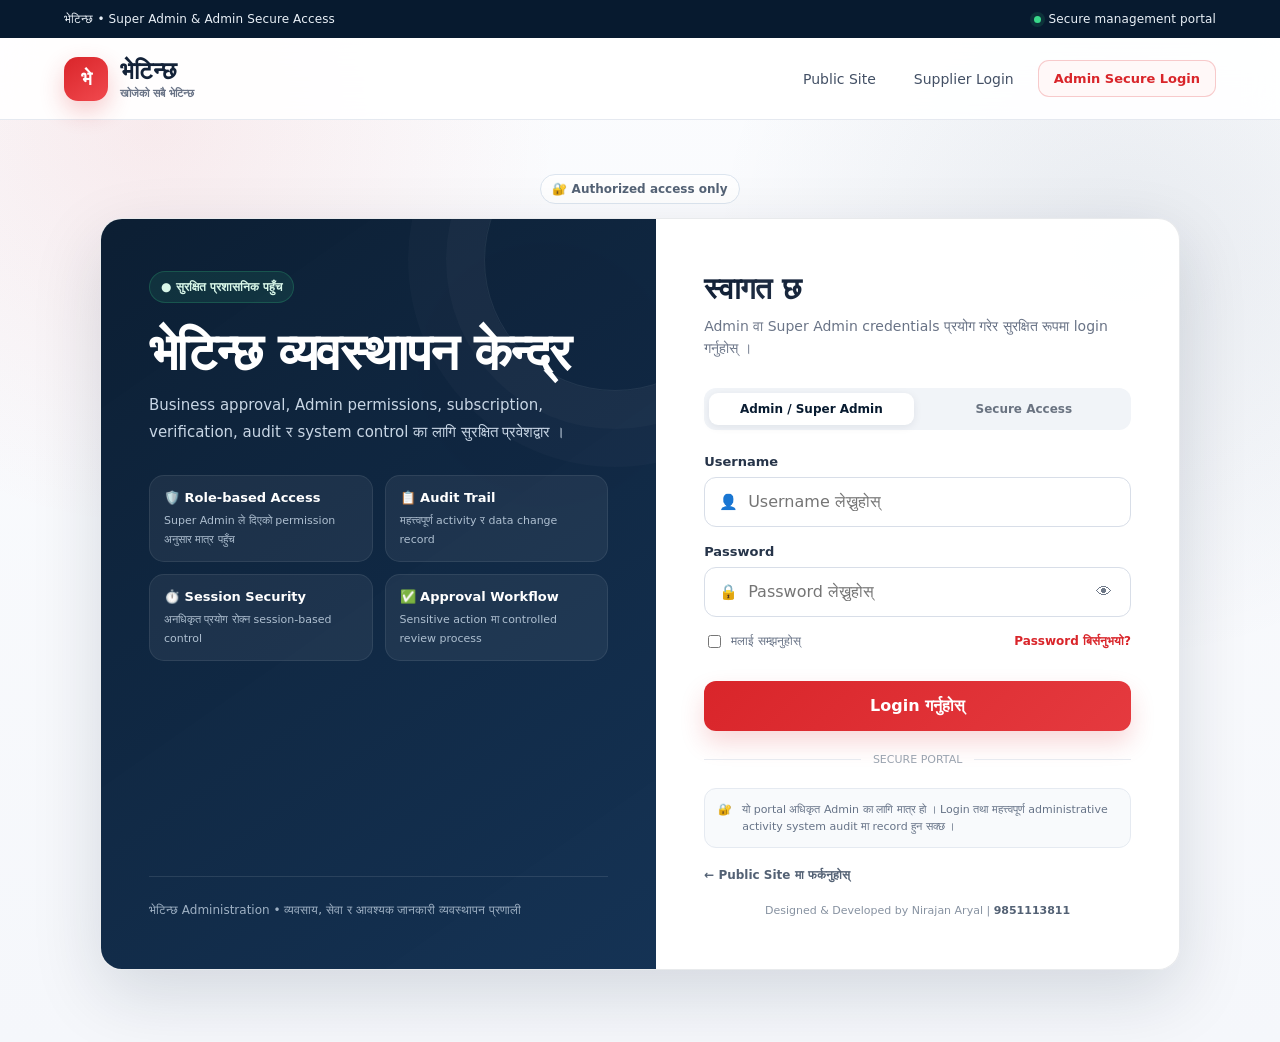
<file: admin-login.html>
<!doctype html>
<html lang="ne">
<head>
  <meta charset="utf-8">
  <meta name="viewport" content="width=device-width,initial-scale=1,viewport-fit=cover">
  <meta name="theme-color" content="#071a2f">
  <title>Admin Login — भेटिन्छ</title>
  <style>
    :root{
      --navy:#071a2f;
      --navy-2:#0d2c4f;
      --red:#d9252a;
      --red-dark:#b91c22;
      --ink:#132238;
      --muted:#697386;
      --line:#e5e9f0;
      --soft:#f6f8fb;
      --white:#fff;
      --success:#178a58;
      --shadow:0 24px 70px rgba(7,26,47,.14);
      --radius:22px;
    }
    *{box-sizing:border-box}
    html{scroll-behavior:smooth}
    body{
      margin:0;
      min-height:100vh;
      font-family:Inter,ui-sans-serif,system-ui,-apple-system,BlinkMacSystemFont,"Segoe UI","Noto Sans Devanagari",Arial,sans-serif;
      color:var(--ink);
      background:
        radial-gradient(circle at 12% 12%,rgba(217,37,42,.08),transparent 28%),
        radial-gradient(circle at 88% 24%,rgba(13,44,79,.08),transparent 30%),
        linear-gradient(180deg,#fbfcfe 0%,#f5f7fb 100%);
    }
    a{color:inherit;text-decoration:none}
    button,input{font:inherit}
    .topbar{
      height:38px;
      background:var(--navy);
      color:#eaf1f8;
      display:flex;
      align-items:center;
      justify-content:space-between;
      gap:18px;
      padding:0 clamp(18px,5vw,72px);
      font-size:12px;
      letter-spacing:.01em
    }
    .topbar .safe{display:flex;align-items:center;gap:8px}
    .dot{width:7px;height:7px;border-radius:999px;background:#39d98a;box-shadow:0 0 0 4px rgba(57,217,138,.12)}
    .nav{
      height:82px;
      background:rgba(255,255,255,.92);
      backdrop-filter:blur(16px);
      border-bottom:1px solid var(--line);
      display:flex;
      align-items:center;
      justify-content:space-between;
      padding:0 clamp(18px,5vw,72px);
      position:sticky;
      top:0;
      z-index:10
    }
    .brand{display:flex;align-items:center;gap:12px;font-weight:900;font-size:24px}
    .brand-mark{
      width:44px;height:44px;border-radius:14px;
      display:grid;place-items:center;color:#fff;
      background:linear-gradient(145deg,var(--red),#f1494e);
      box-shadow:0 10px 24px rgba(217,37,42,.24);
      font-size:19px
    }
    .brand small{display:block;font-size:11px;font-weight:600;color:var(--muted);margin-top:2px}
    .nav-actions{display:flex;align-items:center;gap:10px}
    .nav-link{
      padding:10px 14px;border-radius:10px;color:#435065;font-size:14px
    }
    .nav-link:hover{background:#f4f6f9}
    .nav-admin{
      padding:10px 15px;border-radius:11px;border:1px solid rgba(217,37,42,.22);
      color:var(--red);font-weight:800;font-size:13px;background:#fff8f8
    }

    main{
      min-height:calc(100vh - 120px);
      display:grid;
      place-items:center;
      padding:54px 18px 72px
    }
    .login-wrap{width:min(1080px,100%)}
    .eyebrow{
      width:max-content;
      margin:0 auto 14px;
      padding:7px 11px;
      border:1px solid #dce5ef;
      background:rgba(255,255,255,.76);
      border-radius:999px;
      font-size:12px;
      color:#536174;
      font-weight:800
    }
    .login-card{
      overflow:hidden;
      border:1px solid rgba(7,26,47,.09);
      border-radius:var(--radius);
      background:rgba(255,255,255,.96);
      box-shadow:var(--shadow);
      display:grid;
      grid-template-columns:1.03fr .97fr
    }
    .intro{
      position:relative;
      padding:52px 48px;
      color:#fff;
      background:
        linear-gradient(145deg,rgba(7,26,47,.98),rgba(13,44,79,.97)),
        radial-gradient(circle at 80% 20%,rgba(217,37,42,.25),transparent 28%);
      min-height:570px;
      display:flex;
      flex-direction:column;
      justify-content:space-between
    }
    .intro:before{
      content:"";
      position:absolute;
      width:260px;height:260px;border-radius:50%;
      border:1px solid rgba(255,255,255,.08);
      right:-90px;top:-90px;
      box-shadow:0 0 0 38px rgba(255,255,255,.025),0 0 0 76px rgba(255,255,255,.02)
    }
    .intro-content{position:relative;z-index:1}
    .secure-badge{
      width:max-content;display:flex;align-items:center;gap:8px;
      color:#d9f7e9;background:rgba(57,217,138,.1);
      border:1px solid rgba(57,217,138,.2);
      border-radius:999px;padding:8px 11px;font-size:12px;font-weight:800
    }
    .intro h1{
      margin:22px 0 12px;
      max-width:500px;
      font-size:clamp(34px,4vw,52px);
      line-height:1.08;
      letter-spacing:-.03em
    }
    .intro p{
      margin:0;color:#c8d6e5;font-size:15px;line-height:1.75;max-width:500px
    }
    .security-grid{
      margin-top:30px;
      display:grid;grid-template-columns:1fr 1fr;gap:12px
    }
    .security-item{
      background:rgba(255,255,255,.06);
      border:1px solid rgba(255,255,255,.08);
      border-radius:15px;padding:14px
    }
    .security-item strong{display:block;font-size:13px;margin-bottom:4px}
    .security-item span{font-size:11px;color:#aebfd0}
    .intro-footer{
      position:relative;z-index:1;
      padding-top:26px;margin-top:32px;border-top:1px solid rgba(255,255,255,.1);
      font-size:12px;color:#9fb1c4
    }

    .form-pane{
      padding:52px 48px;
      display:flex;
      flex-direction:column;
      justify-content:center
    }
    .form-pane h2{font-size:30px;margin:0 0 8px;letter-spacing:-.02em}
    .form-pane .sub{margin:0 0 28px;color:var(--muted);font-size:14px;line-height:1.6}
    .role-strip{
      display:flex;gap:8px;margin-bottom:24px;padding:5px;background:#f1f4f8;border-radius:12px
    }
    .role-pill{
      flex:1;text-align:center;padding:9px 10px;border-radius:9px;font-size:12px;font-weight:800;color:#6a7381
    }
    .role-pill.active{background:#fff;color:var(--navy);box-shadow:0 2px 8px rgba(7,26,47,.08)}
    .field{margin-bottom:17px}
    .field label{display:block;margin-bottom:8px;font-size:13px;font-weight:800;color:#263449}
    .input-wrap{position:relative}
    .input-icon{
      position:absolute;left:14px;top:50%;transform:translateY(-50%);
      width:20px;text-align:center;color:#8b96a6;font-size:15px;pointer-events:none
    }
    .field input{
      width:100%;height:50px;border:1px solid #d8dee8;border-radius:12px;
      padding:0 44px 0 43px;background:#fff;color:var(--ink);
      outline:none;transition:.18s ease
    }
    .field input:focus{
      border-color:#8aa5c2;
      box-shadow:0 0 0 4px rgba(13,44,79,.07)
    }
    .toggle-pass{
      position:absolute;right:10px;top:50%;transform:translateY(-50%);
      border:0;background:transparent;color:#6e7888;cursor:pointer;
      width:34px;height:34px;border-radius:9px
    }
    .toggle-pass:hover{background:#f4f6f9}
    .form-meta{
      display:flex;align-items:center;justify-content:space-between;gap:10px;
      margin:-2px 0 18px;font-size:12px;color:#687386
    }
    .remember{display:flex;align-items:center;gap:7px}
    .remember input{accent-color:var(--red)}
    .forgot{color:var(--red);font-weight:800}
    #loginMsg{
      min-height:0;margin:0 0 12px;padding:0;
      border-radius:10px;color:#a61b20;font-size:12px;font-weight:700
    }
    #loginMsg:not(:empty){
      min-height:auto;padding:10px 12px;background:#fff1f2;border:1px solid #ffd7da
    }
    .login-btn{
      width:100%;height:50px;border:0;border-radius:12px;cursor:pointer;
      color:#fff;font-weight:900;
      background:linear-gradient(135deg,var(--red),#e53a3f);
      box-shadow:0 12px 24px rgba(217,37,42,.18);
      transition:.18s ease
    }
    .login-btn:hover{transform:translateY(-1px);background:linear-gradient(135deg,var(--red-dark),var(--red))}
    .login-btn:disabled{opacity:.7;cursor:not-allowed;transform:none}
    .divider{display:flex;align-items:center;gap:12px;margin:22px 0;color:#9aa3af;font-size:11px}
    .divider:before,.divider:after{content:"";height:1px;background:#e7eaf0;flex:1}
    .security-note{
      display:flex;gap:10px;align-items:flex-start;
      background:#f8fafc;border:1px solid #e5eaf1;border-radius:12px;padding:12px 13px;
      color:#667387;font-size:11px;line-height:1.55
    }
    .back-link{
      display:inline-flex;align-items:center;gap:7px;margin-top:20px;color:#536174;font-size:12px;font-weight:800
    }
    .back-link:hover{color:var(--navy)}
    .credit{
      margin-top:22px;text-align:center;font-size:11px;color:#8792a1
    }
    .credit a{color:#536174;font-weight:800}

    @media(max-width:820px){
      .topbar{display:none}
      .nav{height:70px;padding:0 16px}
      .nav-link{display:none}
      .nav-admin{padding:9px 11px}
      main{padding:28px 14px 48px}
      .eyebrow{display:none}
      .login-card{grid-template-columns:1fr}
      .intro{min-height:auto;padding:28px 24px 24px}
      .intro h1{font-size:30px}
      .intro p{font-size:13px}
      .security-grid{grid-template-columns:1fr 1fr;margin-top:22px}
      .security-item{padding:11px}
      .security-item span{display:none}
      .intro-footer{display:none}
      .form-pane{padding:30px 24px 34px}
    }
    @media(max-width:480px){
      .brand{font-size:20px}
      .brand-mark{width:39px;height:39px;border-radius:12px}
      .nav-admin{font-size:11px}
      .intro{padding:24px 20px}
      .intro h1{font-size:27px}
      .security-grid{grid-template-columns:1fr}
      .security-item:nth-child(n+3){display:none}
      .form-pane{padding:26px 20px 30px}
      .form-pane h2{font-size:25px}
    }
  </style>
</head>
<body>
  <div class="topbar">
    <div>भेटिन्छ • Super Admin & Admin Secure Access</div>
    <div class="safe"><span class="dot"></span> Secure management portal</div>
  </div>

  <header class="nav">
    <a class="brand" href="index.html" aria-label="भेटिन्छ होम">
      <span class="brand-mark">भे</span>
      <span>भेटिन्छ<small>खोजेको सबै भेटिन्छ</small></span>
    </a>
    <div class="nav-actions">
      <a class="nav-link" href="index.html">Public Site</a>
      <a class="nav-link" href="supplier-login.html">Supplier Login</a>
      <span class="nav-admin">Admin Secure Login</span>
    </div>
  </header>

  <main>
    <div class="login-wrap">
      <div class="eyebrow">🔐 Authorized access only</div>

      <section class="login-card">
        <aside class="intro">
          <div class="intro-content">
            <div class="secure-badge">● सुरक्षित प्रशासनिक पहुँच</div>
            <h1>भेटिन्छ व्यवस्थापन केन्द्र</h1>
            <p>Business approval, Admin permissions, subscription, verification, audit र system control का लागि सुरक्षित प्रवेशद्वार ।</p>

            <div class="security-grid">
              <div class="security-item">
                <strong>🛡️ Role-based Access</strong>
                <span>Super Admin ले दिएको permission अनुसार मात्र पहुँच</span>
              </div>
              <div class="security-item">
                <strong>📋 Audit Trail</strong>
                <span>महत्त्वपूर्ण activity र data change record</span>
              </div>
              <div class="security-item">
                <strong>⏱️ Session Security</strong>
                <span>अनधिकृत प्रयोग रोक्न session-based control</span>
              </div>
              <div class="security-item">
                <strong>✅ Approval Workflow</strong>
                <span>Sensitive action मा controlled review process</span>
              </div>
            </div>
          </div>

          <div class="intro-footer">
            भेटिन्छ Administration • व्यवसाय, सेवा र आवश्यक जानकारी व्यवस्थापन प्रणाली
          </div>
        </aside>

        <section class="form-pane">
          <h2>स्वागत छ</h2>
          <p class="sub">Admin वा Super Admin credentials प्रयोग गरेर सुरक्षित रूपमा login गर्नुहोस् ।</p>

          <div class="role-strip" aria-hidden="true">
            <div class="role-pill active">Admin / Super Admin</div>
            <div class="role-pill">Secure Access</div>
          </div>

          <div class="field">
            <label for="username">Username</label>
            <div class="input-wrap">
              <span class="input-icon">👤</span>
              <input id="username" autocomplete="username" placeholder="Username लेख्नुहोस्">
            </div>
          </div>

          <div class="field">
            <label for="password">Password</label>
            <div class="input-wrap">
              <span class="input-icon">🔒</span>
              <input id="password" type="password" autocomplete="current-password" placeholder="Password लेख्नुहोस्">
              <button class="toggle-pass" id="togglePassword" type="button" aria-label="Password देखाउनुहोस्">👁</button>
            </div>
          </div>

          <div class="form-meta">
            <label class="remember"><input type="checkbox" id="rememberMe"> मलाई सम्झनुहोस्</label>
            <a class="forgot" href="#" onclick="return false;">Password बिर्सनुभयो?</a>
          </div>

          <p id="loginMsg" aria-live="polite"></p>

          <button class="login-btn" id="loginBtn" type="button">Login गर्नुहोस्</button>

          <div class="divider">SECURE PORTAL</div>

          <div class="security-note">
            <span>🔐</span>
            <span>यो portal अधिकृत Admin का लागि मात्र हो । Login तथा महत्त्वपूर्ण administrative activity system audit मा record हुन सक्छ ।</span>
          </div>

          <a class="back-link" href="index.html">← Public Site मा फर्कनुहोस्</a>

          <div class="credit">
            Designed & Developed by Nirajan Aryal |
            <a href="tel:9851113811">9851113811</a>
          </div>
        </section>
      </section>
    </div>
  </main>

  <script src="config.js"></script>
  <script src="admin.js?v=060"></script>
  <script>
    (function(){
      const pass = document.getElementById('password');
      const toggle = document.getElementById('togglePassword');
      const loginBtn = document.getElementById('loginBtn');
      const username = document.getElementById('username');

      toggle.addEventListener('click', function(){
        const show = pass.type === 'password';
        pass.type = show ? 'text' : 'password';
        toggle.textContent = show ? '🙈' : '👁';
        toggle.setAttribute('aria-label', show ? 'Password लुकाउनुहोस्' : 'Password देखाउनुहोस्');
      });

      [username, pass].forEach(function(el){
        el.addEventListener('keydown', function(e){
          if(e.key === 'Enter') loginBtn.click();
        });
      });
    })();
  </script>
</body>
</html>
</file>
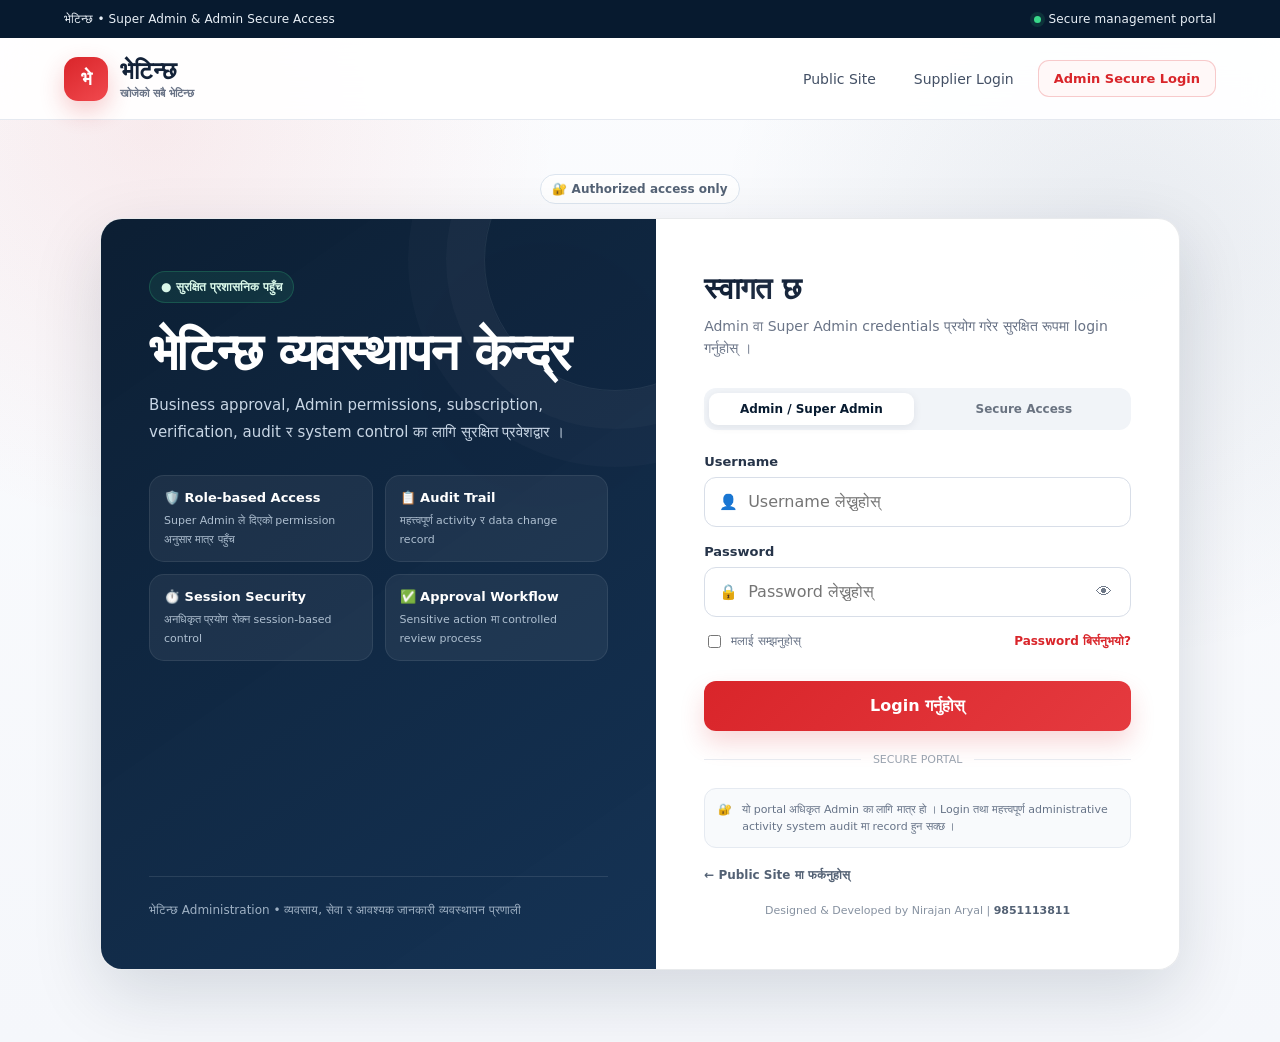
<file: admin.html>
<!DOCTYPE html>
<!--
  Project : Bhetinchha Digital
  File    : admin.html
  Version : 0.6.0

  SOURCE CODE STANDARD
  --------------------
  - Human-readable and properly indented
  - Section-based structure for future maintenance
  - No minified / one-line source delivery
  - Existing public index.html is not modified by this release
-->
<html lang="ne">
 <head>
  <meta charset="utf-8"/>
  <meta content="width=device-width,initial-scale=1,viewport-fit=cover" name="viewport"/>
  <meta content="#08192d" name="theme-color"/>
  <title>
   Super Admin — भेटिन्छ
  </title>
  <style>
   :root {
  --navy:#08192d;
  --navy2:#0e2c4c;
  --red:#d9252a;
  --ink:#142238;
  --muted:#718096;
  --line:#e5eaf0;
  --soft:#f5f7fb;
  --white:#fff;
  --green:#148357;
  --shadow:0 12px 34px rgba(8,25,45,.08)
}

* {
  box-sizing:border-box
}

html {
  scroll-behavior:smooth
}

body {
  margin:0;
  font-family:Inter,system-ui,-apple-system,BlinkMacSystemFont,"Segoe UI","Noto Sans Devanagari",Arial,sans-serif;
  background:#f4f7fb;
  color:var(--ink)
}

a {
  text-decoration:none;
  color:inherit
}

button,input,select,textarea {
  font:inherit
}

.app {
  min-height:100vh;
  display:grid;
  grid-template-columns:265px 1fr
}

.sidebar {
  position:sticky;
  top:0;
  height:100vh;
  overflow:auto;
  padding:22px 16px 18px;
  color:#dbe7f2;
  background:radial-gradient(circle at 20% 8%,rgba(217,37,42,.18),transparent 28%),linear-gradient(180deg,#08192d,#0c2744);
  display:flex;
  flex-direction:column
}

.brand {
  display:flex;
  align-items:center;
  gap:11px;
  color:#fff;
  font-weight:900;
  font-size:21px;
  padding:2px 8px 19px
}

.brand-mark {
  width:42px;
  height:42px;
  border-radius:13px;
  display:grid;
  place-items:center;
  background:linear-gradient(145deg,var(--red),#f34b50);
  box-shadow:0 10px 24px rgba(217,37,42,.28)
}

.brand small {
  display:block;
  font-size:10px;
  color:#9fb2c5;
  font-weight:600
}

.profile {
  margin:0 4px 18px;
  padding:14px;
  border:1px solid rgba(255,255,255,.08);
  border-radius:15px;
  background:rgba(255,255,255,.05)
}

#who {
  margin:0;
  color:#fff;
  font-size:12px
}

.online {
  display:block;
  color:#9fe4c5;
  font-size:10px;
  margin-top:7px
}

.nav-label {
  padding:0 12px;
  margin:8px 0 6px;
  color:#7f98af;
  font-size:10px;
  font-weight:900;
  letter-spacing:.12em
}

.side-nav {
  display:grid;
  gap:4px
}

.side-nav a {
  display:flex;
  align-items:center;
  gap:11px;
  padding:11px 12px;
  border-radius:11px;
  color:#c9d7e4;
  font-size:13px;
  font-weight:700
}

.side-nav a:hover,.side-nav a.active {
  background:rgba(255,255,255,.09);
  color:#fff
}

.side-nav a.active {
  box-shadow:inset 3px 0 0 var(--red)
}

.ico {
  width:22px;
  text-align:center
}

.spacer {
  flex:1
}

.logout {
  width:100%;
  height:42px;
  border:1px solid rgba(255,255,255,.1);
  border-radius:11px;
  background:rgba(255,255,255,.05);
  color:#fff;
  font-weight:800;
  cursor:pointer
}

.main {
  min-width:0
}

.topbar {
  position:sticky;
  top:0;
  z-index:20;
  height:72px;
  background:rgba(255,255,255,.95);
  backdrop-filter:blur(15px);
  border-bottom:1px solid var(--line);
  display:flex;
  align-items:center;
  justify-content:space-between;
  gap:15px;
  padding:0 28px
}

.topbar h1 {
  margin:0;
  font-size:18px
}

.topbar small {
  display:block;
  color:var(--muted);
  font-size:11px
}

.top-actions {
  display:flex;
  gap:9px
}

.topbtn,.btn {
  min-height:38px;
  padding:0 12px;
  border:1px solid var(--line);
  border-radius:10px;
  background:#fff;
  color:#334458;
  font-size:12px;
  font-weight:800;
  cursor:pointer;
  display:inline-flex;
  align-items:center;
  justify-content:center;
  gap:6px
}

.btn-primary,.topbtn.primary {
  background:var(--red);
  border-color:var(--red);
  color:#fff
}

.btn-success {
  background:#148357;
  border-color:#148357;
  color:#fff
}

.btn-danger {
  background:#fff1f2;
  border-color:#fecdd3;
  color:#b91c1c
}

.full {
  width:100%
}

.menu-btn {
  display:none;
  width:40px;
  height:40px;
  border:1px solid var(--line);
  border-radius:11px;
  background:#fff
}

.content {
  padding:26px 28px 40px;
  max-width:1600px;
  margin:auto
}

.welcome {
  display:flex;
  justify-content:space-between;
  gap:20px;
  margin-bottom:18px
}

.welcome h2 {
  margin:0 0 6px;
  font-size:28px
}

.welcome p,.muted {
  color:var(--muted);
  font-size:12px
}

.secure-chip {
  height:max-content;
  padding:8px 11px;
  border-radius:999px;
  border:1px solid #cfe8dc;
  background:#f1fbf6;
  color:#14724d;
  font-size:10px;
  font-weight:900
}

.kpis {
  display:grid;
  grid-template-columns:repeat(4,1fr);
  gap:14px;
  margin-bottom:18px
}

.kpi-card {
  border:1px solid var(--line);
  border-radius:16px;
  background:#fff;
  padding:18px;
  box-shadow:var(--shadow);
  text-align:left;
  cursor:pointer
}

.kpi-card span {
  font-size:20px
}

.kpi-card small {
  display:block;
  color:var(--muted);
  font-weight:800;
  margin:8px 0
}

.kpi-card strong {
  font-size:28px;
  color:var(--navy)
}

.dash-grid {
  display:grid;
  grid-template-columns:1.35fr .65fr;
  gap:18px
}

.panel {
  background:#fff;
  border:1px solid var(--line);
  border-radius:17px;
  box-shadow:var(--shadow);
  overflow:hidden;
  margin-bottom:18px
}

.panel-head {
  padding:18px 20px;
  border-bottom:1px solid var(--line);
  display:flex;
  align-items:center;
  justify-content:space-between;
  gap:15px
}

.panel-head h3 {
  margin:0;
  font-size:16px
}

.panel-head p {
  margin:4px 0 0;
  color:var(--muted);
  font-size:11px
}

.panel-body {
  padding:18px 20px
}

.tablewrap {
  overflow:auto
}

table {
  width:100%;
  border-collapse:collapse;
  font-size:12px
}

th {
  background:#f8fafc;
  color:#6a7584;
  font-size:10px;
  text-transform:uppercase;
  text-align:left;
  padding:11px 13px;
  border-bottom:1px solid var(--line);
  white-space:nowrap
}

td {
  padding:12px 13px;
  border-bottom:1px solid #edf0f4;
  vertical-align:middle
}

td small {
  display:block;
  color:var(--muted);
  margin-top:3px
}

.empty {
  text-align:center;
  color:var(--muted);
  padding:28px
}

.loading-box,.errorbox {
  padding:30px;
  text-align:center;
  color:var(--muted)
}

.errorbox {
  background:#fff1f2;
  color:#991b1b;
  border:1px solid #fecdd3;
  border-radius:12px
}

.quick-list,.action-grid {
  display:grid;
  gap:9px;
  padding:16px
}

.quick-list button,.action-grid button {
  border:1px solid var(--line);
  background:#fff;
  border-radius:12px;
  padding:13px;
  display:grid;
  grid-template-columns:34px 1fr auto;
  align-items:center;
  text-align:left;
  cursor:pointer
}

.quick-list button:hover,.action-grid button:hover {
  background:#f8fafc
}

.toolbar {
  display:flex;
  gap:10px;
  padding:14px 18px;
  border-bottom:1px solid var(--line)
}

.toolbar input,.toolbar select {
  height:40px;
  border:1px solid var(--line);
  border-radius:10px;
  padding:0 11px;
  background:#fff
}

.toolbar input {
  flex:1
}

.status {
  display:inline-flex;
  padding:5px 7px;
  border-radius:999px;
  font-size:9px;
  font-weight:900;
  background:#eef2f7
}

.status.active,.status.approved,.status.trial_active {
  background:#eaf8f1;
  color:#087443
}

.status.inactive,.status.rejected,.status.expired,.status.trial_expired {
  background:#fff1f2;
  color:#b91c1c
}

.status.pending,.status.pending_review {
  background:#fff7e8;
  color:#9a650f
}

.clip {
  max-width:280px;
  white-space:nowrap;
  overflow:hidden;
  text-overflow:ellipsis
}

.cards-grid {
  display:grid;
  grid-template-columns:repeat(3,1fr);
  gap:14px;
  padding:18px
}

.mini-card {
  border:1px solid var(--line);
  border-radius:14px;
  padding:16px
}

.mini-card h3 {
  margin:10px 0 6px
}

.mini-card strong {
  font-size:20px
}

.mini-card p {
  color:var(--muted);
  font-size:11px
}

.modal-shell {
  position:fixed;
  inset:0;
  background:rgba(4,15,28,.55);
  display:none;
  align-items:center;
  justify-content:center;
  padding:18px;
  z-index:100
}

.modal-shell.open {
  display:flex
}

.modal-card {
  width:min(680px,100%);
  max-height:90vh;
  overflow:auto;
  background:#fff;
  border-radius:18px;
  box-shadow:0 30px 90px rgba(0,0,0,.25)
}

.modal-title {
  display:flex;
  justify-content:space-between;
  align-items:center;
  padding:18px 20px;
  border-bottom:1px solid var(--line)
}

.modal-title h3 {
  margin:0
}

.xbtn {
  width:36px;
  height:36px;
  border:1px solid var(--line);
  border-radius:9px;
  background:#fff
}

.modal-content {
  padding:20px
}

.form-stack,.form-grid {
  display:grid;
  gap:13px
}

.form-grid {
  grid-template-columns:1fr 1fr
}

.form-stack label,.form-grid label {
  display:grid;
  gap:6px;
  font-size:11px;
  font-weight:800
}

.form-stack input,.form-stack textarea,.form-stack select,.form-grid input,.form-grid textarea,.form-grid select {
  width:100%;
  border:1px solid #d9e0e8;
  border-radius:10px;
  padding:10px
}

.check {
  display:flex!important;
  grid-template-columns:auto 1fr!important;
  align-items:center;
  gap:7px!important
}

.permission-grid {
  display:grid;
  grid-template-columns:repeat(2,1fr);
  gap:8px;
  margin:10px 0
}

.detail-grid {
  display:grid;
  grid-template-columns:repeat(2,1fr);
  gap:10px
}

.detail-grid>div {
  border:1px solid var(--line);
  border-radius:10px;
  padding:11px
}

.detail-grid small {
  display:block;
  color:var(--muted);
  font-size:9px
}

.detail-grid b {
  display:block;
  margin-top:4px;
  font-size:12px;
  word-break:break-word
}

.modal-note,.inline-msg {
  color:var(--muted);
  font-size:11px;
  line-height:1.6
}

.toast {
  position:fixed;
  right:20px;
  bottom:20px;
  z-index:200;
  padding:12px 15px;
  background:#102b48;
  color:#fff;
  border-radius:11px;
  opacity:0;
  transform:translateY(10px);
  transition:.2s;
  pointer-events:none
}

.toast.show {
  opacity:1;
  transform:none
}

.toast.error {
  background:#b91c1c
}

.footer {
  display:flex;
  justify-content:space-between;
  color:#8993a1;
  font-size:10px;
  padding:5px
}

@media(max-width:1050px) {
  .app {
    grid-template-columns:225px 1fr
  }
  .kpis {
    grid-template-columns:repeat(2,1fr)
  }
  .dash-grid {
    grid-template-columns:1fr
  }
  .cards-grid {
    grid-template-columns:repeat(2,1fr)
  }
}

@media(max-width:760px) {
  .app {
    display:block
  }
  .sidebar {
    position:fixed;
    left:-280px;
    top:0;
    width:265px;
    z-index:50;
    transition:.2s;
    box-shadow:20px 0 60px rgba(0,0,0,.18)
  }
  body.sidebar-open .sidebar {
    left:0
  }
  .topbar {
    height:66px;
    padding:0 14px
  }
  .menu-btn {
    display:inline-grid;
    place-items:center
  }
  .topbar>div:first-child {
    display:flex;
    gap:10px;
    align-items:center
  }
  .topbar small {
    display:none
  }
  .top-actions .topbtn:not(.primary) {
    display:none
  }
  .content {
    padding:18px 12px 32px
  }
  .kpis {
    grid-template-columns:1fr 1fr;
    gap:10px
  }
  .panel-head {
    align-items:flex-start;
    flex-direction:column
  }
  .cards-grid {
    grid-template-columns:1fr
  }
  .form-grid {
    grid-template-columns:1fr
  }
  .permission-grid {
    grid-template-columns:1fr
  }
  .footer {
    flex-direction:column;
    gap:5px
  }
}
  </style>
 </head>
 <body>
  <div class="app">
   <aside class="sidebar">
    <a class="brand" href="index.html">
     <span class="brand-mark">
      भे
     </span>
     <span>
      भेटिन्छ
      <small>
       Management Console
      </small>
     </span>
    </a>
    <div class="profile">
     <p id="who">
      Admin...
     </p>
     <span class="online">
      ● Secure session active
     </span>
    </div>
    <div class="nav-label">
     MANAGEMENT
    </div>
    <nav class="side-nav">
     <a class="active" data-view="dashboard" href="#">
      <span class="ico">
       ▦
      </span>
      Dashboard
     </a>
     <a data-view="businesses" href="#">
      <span class="ico">
       🏪
      </span>
      Businesses
     </a>
     <a data-view="categories" href="#">
      <span class="ico">
       🗂️
      </span>
      Categories
     </a>
     <a data-view="plans" href="#">
      <span class="ico">
       💳
      </span>
      Plans & Payments
     </a>
     <a data-view="emergency" href="#">
      <span class="ico">
       🚨
      </span>
      Emergency
     </a>
     <a data-view="manpower" href="#">
      <span class="ico">
       ✈️
      </span>
      Manpower Review
     </a>
    </nav>
    <div class="nav-label">
     SECURITY
    </div>
    <nav class="side-nav">
     <a data-view="admins" href="#">
      <span class="ico">
       🛡️
      </span>
      Admins & Permissions
     </a>
     <a data-view="audit" href="#">
      <span class="ico">
       🧾
      </span>
      Audit Log
     </a>
    </nav>
    <div class="spacer">
    </div>
    <button class="logout" id="logoutBtn">
     ↪ Logout
    </button>
   </aside>
   <main class="main">
    <header class="topbar">
     <div>
      <button class="menu-btn" id="menuBtn">
       ☰
      </button>
      <div>
       <h1>
        Super Admin Dashboard
       </h1>
       <small>
        Central Management & Security Control
       </small>
      </div>
     </div>
     <div class="top-actions">
      <a class="topbtn" href="index.html">
       ↗ Public Site
      </a>
      <button class="topbtn primary" onclick="document.querySelector('[data-view=admins]').click()">
       ＋ Manage Admin
      </button>
     </div>
    </header>
    <div class="content">
     <div id="workspace">
     </div>
     <div class="footer">
      <span>
       © 2026 भेटिन्छ • Management Console
      </span>
      <span>
       Designed & Developed by Nirajan Aryal | 9851113811
      </span>
     </div>
    </div>
   </main>
  </div>
  <script src="config.js">
  </script>
  <script src="admin.js?v=060">
  </script>
 </body>
</html>
</file>
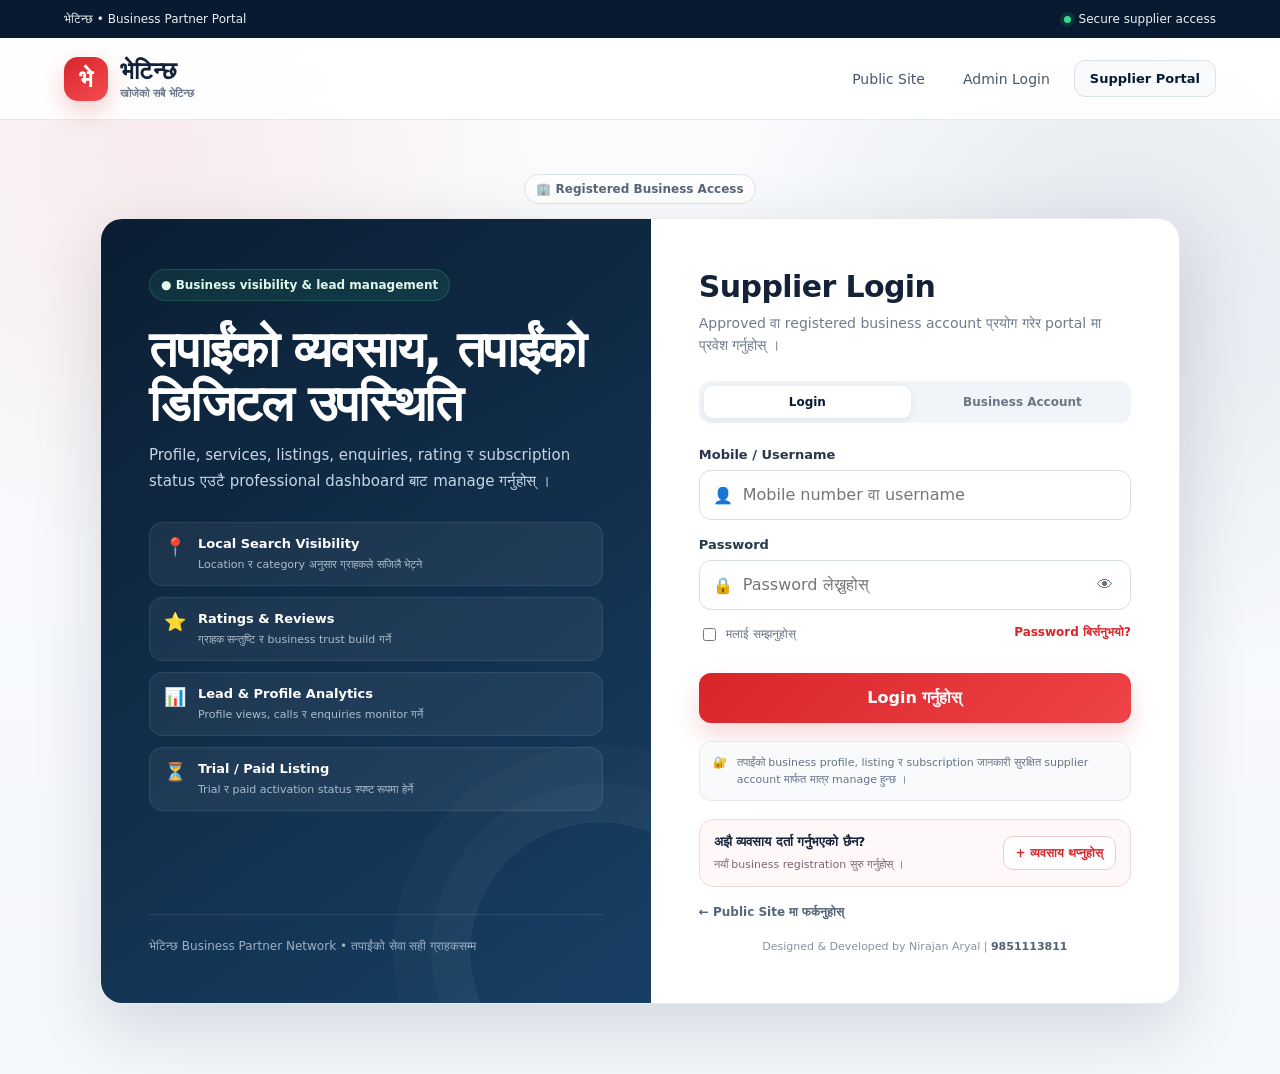
<file: supplier-login.html>
<!doctype html>
<html lang="ne">
<head>
  <meta charset="utf-8">
  <meta name="viewport" content="width=device-width,initial-scale=1,viewport-fit=cover">
  <meta name="theme-color" content="#071a2f">
  <title>Supplier Login — भेटिन्छ</title>
  <style>
    :root{
      --navy:#071a2f; --navy2:#10395f; --red:#d9252a; --red2:#ef4348;
      --ink:#132238; --muted:#6f7b8c; --line:#e4e9f0; --soft:#f6f8fb;
      --white:#fff; --green:#168a57; --shadow:0 24px 70px rgba(7,26,47,.14);
    }
    *{box-sizing:border-box}
    body{
      margin:0;min-height:100vh;
      font-family:Inter,system-ui,-apple-system,BlinkMacSystemFont,"Segoe UI","Noto Sans Devanagari",Arial,sans-serif;
      color:var(--ink);
      background:
        radial-gradient(circle at 12% 14%,rgba(217,37,42,.08),transparent 28%),
        radial-gradient(circle at 88% 25%,rgba(16,57,95,.10),transparent 30%),
        linear-gradient(180deg,#fbfcfe,#f4f7fb);
    }
    a{color:inherit;text-decoration:none}
    button,input{font:inherit}
    .topbar{
      height:38px;background:var(--navy);color:#e9f0f7;
      display:flex;align-items:center;justify-content:space-between;
      padding:0 clamp(18px,5vw,72px);font-size:12px
    }
    .status{display:flex;align-items:center;gap:8px}
    .dot{width:7px;height:7px;border-radius:50%;background:#39d98a;box-shadow:0 0 0 4px rgba(57,217,138,.12)}
    .nav{
      height:82px;background:rgba(255,255,255,.93);backdrop-filter:blur(15px);
      border-bottom:1px solid var(--line);display:flex;align-items:center;justify-content:space-between;
      padding:0 clamp(18px,5vw,72px)
    }
    .brand{display:flex;align-items:center;gap:12px;font-weight:900;font-size:24px}
    .brand-mark{
      width:44px;height:44px;border-radius:14px;display:grid;place-items:center;color:white;
      background:linear-gradient(145deg,var(--red),#f24d52);box-shadow:0 10px 24px rgba(217,37,42,.23)
    }
    .brand small{display:block;font-size:11px;font-weight:600;color:var(--muted);margin-top:2px}
    .nav-actions{display:flex;gap:10px;align-items:center}
    .nav-link{padding:10px 14px;border-radius:10px;color:#49566a;font-size:14px}
    .nav-link:hover{background:#f4f6f9}
    .supplier-pill{padding:10px 15px;border:1px solid #d9e1ea;border-radius:11px;background:#f8fafc;font-size:13px;font-weight:800;color:var(--navy)}

    main{padding:54px 18px 70px;display:grid;place-items:center}
    .wrap{width:min(1080px,100%)}
    .badge{
      width:max-content;margin:0 auto 14px;padding:7px 11px;border-radius:999px;
      border:1px solid #dbe3ec;background:rgba(255,255,255,.76);font-size:12px;color:#586578;font-weight:800
    }
    .portal-card{
      overflow:hidden;background:rgba(255,255,255,.97);border:1px solid rgba(7,26,47,.09);
      border-radius:22px;box-shadow:var(--shadow);display:grid;grid-template-columns:1.02fr .98fr
    }
    .benefits{
      min-height:590px;padding:50px 48px;color:white;
      background:
        linear-gradient(145deg,rgba(7,26,47,.985),rgba(16,57,95,.97)),
        radial-gradient(circle at 85% 10%,rgba(217,37,42,.28),transparent 28%);
      display:flex;flex-direction:column;justify-content:space-between;position:relative
    }
    .benefits:after{
      content:"";position:absolute;right:-80px;bottom:-80px;width:260px;height:260px;border-radius:50%;
      border:1px solid rgba(255,255,255,.08);box-shadow:0 0 0 38px rgba(255,255,255,.025),0 0 0 76px rgba(255,255,255,.02)
    }
    .trial-pill{
      display:inline-flex;align-items:center;gap:8px;width:max-content;
      padding:8px 11px;border-radius:999px;background:rgba(57,217,138,.10);
      border:1px solid rgba(57,217,138,.2);color:#dff9ec;font-size:12px;font-weight:900
    }
    .benefits h1{font-size:clamp(34px,4vw,50px);line-height:1.08;letter-spacing:-.03em;margin:22px 0 12px}
    .benefits p{margin:0;color:#c8d6e5;line-height:1.7;font-size:15px;max-width:510px}
    .feature-list{display:grid;gap:11px;margin-top:28px}
    .feature{
      display:flex;align-items:flex-start;gap:12px;padding:13px 14px;border-radius:14px;
      background:rgba(255,255,255,.055);border:1px solid rgba(255,255,255,.08)
    }
    .feature i{font-style:normal;font-size:18px}
    .feature strong{display:block;font-size:13px;margin-bottom:2px}
    .feature span{font-size:11px;color:#adbdcc}
    .benefit-footer{
      position:relative;z-index:1;padding-top:24px;margin-top:28px;border-top:1px solid rgba(255,255,255,.1);
      color:#9fb1c4;font-size:12px
    }

    .form-pane{padding:50px 48px;display:flex;flex-direction:column;justify-content:center}
    .form-pane h2{font-size:30px;margin:0 0 8px;letter-spacing:-.02em}
    .sub{margin:0 0 24px;color:var(--muted);font-size:14px;line-height:1.6}
    .account-tabs{display:flex;gap:8px;padding:5px;border-radius:12px;background:#f1f4f8;margin-bottom:24px}
    .tab{flex:1;text-align:center;padding:9px 10px;border-radius:9px;font-size:12px;font-weight:900;color:#6c7685}
    .tab.active{background:#fff;color:var(--navy);box-shadow:0 2px 8px rgba(7,26,47,.08)}
    .field{margin-bottom:17px}
    .field label{display:block;margin-bottom:8px;font-size:13px;font-weight:800;color:#27364a}
    .input-wrap{position:relative}
    .icon{position:absolute;left:14px;top:50%;transform:translateY(-50%);color:#8793a3}
    .field input{
      width:100%;height:50px;border:1px solid #d8dee8;border-radius:12px;background:#fff;
      padding:0 44px 0 43px;outline:none;color:var(--ink);transition:.18s
    }
    .field input:focus{border-color:#8aa5c2;box-shadow:0 0 0 4px rgba(16,57,95,.07)}
    .toggle{
      position:absolute;right:9px;top:50%;transform:translateY(-50%);width:34px;height:34px;border:0;
      border-radius:9px;background:transparent;color:#697586;cursor:pointer
    }
    .toggle:hover{background:#f4f6f9}
    .meta{display:flex;justify-content:space-between;gap:10px;margin:-2px 0 17px;font-size:12px;color:#687386}
    .meta label{display:flex;gap:7px;align-items:center}
    .meta input{accent-color:var(--red)}
    .forgot{color:var(--red);font-weight:800}
    #msg{
      min-height:0;margin:0 0 12px;padding:0;border-radius:10px;color:#a61b20;font-size:12px;font-weight:800
    }
    #msg:not(:empty){padding:10px 12px;background:#fff1f2;border:1px solid #ffd7da}
    .login{
      width:100%;height:50px;border:0;border-radius:12px;color:#fff;font-weight:900;cursor:pointer;
      background:linear-gradient(135deg,var(--red),var(--red2));box-shadow:0 12px 24px rgba(217,37,42,.18);transition:.18s
    }
    .login:hover{transform:translateY(-1px);background:linear-gradient(135deg,#b91c22,var(--red))}
    .login:disabled{opacity:.7;cursor:not-allowed;transform:none}
    .helper{
      margin-top:18px;padding:12px 13px;border:1px solid #e4e9ef;background:#f8fafc;border-radius:12px;
      color:#667386;font-size:11px;line-height:1.55;display:flex;gap:10px
    }
    .register-box{
      margin-top:18px;border:1px solid #f0d8da;background:#fff8f8;border-radius:14px;padding:14px;
      display:flex;align-items:center;justify-content:space-between;gap:12px
    }
    .register-box strong{display:block;font-size:13px;margin-bottom:3px}
    .register-box span{font-size:11px;color:#7a6470}
    .register-btn{
      flex:0 0 auto;padding:9px 12px;border-radius:10px;background:#fff;border:1px solid #efc9cc;color:var(--red);
      font-weight:900;font-size:12px
    }
    .back{display:inline-flex;margin-top:18px;font-size:12px;color:#536174;font-weight:800}
    .credit{text-align:center;margin-top:21px;color:#8792a1;font-size:11px}
    .credit a{font-weight:900;color:#536174}

    @media(max-width:820px){
      .topbar{display:none}.nav{height:70px;padding:0 16px}.nav-link{display:none}.supplier-pill{font-size:11px;padding:9px 11px}
      main{padding:28px 14px 48px}.badge{display:none}.portal-card{grid-template-columns:1fr}
      .benefits{min-height:auto;padding:28px 24px 24px}.benefits h1{font-size:30px}.benefits p{font-size:13px}
      .feature-list{grid-template-columns:1fr 1fr;gap:9px}.feature{padding:11px}.feature span{display:none}
      .benefit-footer{display:none}.form-pane{padding:30px 24px 34px}
    }
    @media(max-width:480px){
      .brand{font-size:20px}.brand-mark{width:39px;height:39px}.benefits{padding:24px 20px}.benefits h1{font-size:27px}
      .feature-list{grid-template-columns:1fr}.feature:nth-child(n+3){display:none}.form-pane{padding:26px 20px 30px}
      .form-pane h2{font-size:25px}.register-box{align-items:flex-start;flex-direction:column}.register-btn{width:100%;text-align:center}
    }
  </style>
</head>
<body>
  <div class="topbar">
    <div>भेटिन्छ • Business Partner Portal</div>
    <div class="status"><span class="dot"></span> Secure supplier access</div>
  </div>

  <header class="nav">
    <a class="brand" href="index.html">
      <span class="brand-mark">भे</span>
      <span>भेटिन्छ<small>खोजेको सबै भेटिन्छ</small></span>
    </a>
    <div class="nav-actions">
      <a class="nav-link" href="index.html">Public Site</a>
      <a class="nav-link" href="admin-login.html">Admin Login</a>
      <span class="supplier-pill">Supplier Portal</span>
    </div>
  </header>

  <main>
    <div class="wrap">
      <div class="badge">🏢 Registered Business Access</div>

      <section class="portal-card">
        <aside class="benefits">
          <div>
            <div class="trial-pill">● Business visibility & lead management</div>
            <h1>तपाईंको व्यवसाय, तपाईंको डिजिटल उपस्थिति</h1>
            <p>Profile, services, listings, enquiries, rating र subscription status एउटै professional dashboard बाट manage गर्नुहोस् ।</p>

            <div class="feature-list">
              <div class="feature">
                <i>📍</i><div><strong>Local Search Visibility</strong><span>Location र category अनुसार ग्राहकले सजिलै भेट्ने</span></div>
              </div>
              <div class="feature">
                <i>⭐</i><div><strong>Ratings & Reviews</strong><span>ग्राहक सन्तुष्टि र business trust build गर्ने</span></div>
              </div>
              <div class="feature">
                <i>📊</i><div><strong>Lead & Profile Analytics</strong><span>Profile views, calls र enquiries monitor गर्ने</span></div>
              </div>
              <div class="feature">
                <i>⏳</i><div><strong>Trial / Paid Listing</strong><span>Trial र paid activation status स्पष्ट रूपमा हेर्ने</span></div>
              </div>
            </div>
          </div>

          <div class="benefit-footer">
            भेटिन्छ Business Partner Network • तपाईंको सेवा सही ग्राहकसम्म
          </div>
        </aside>

        <section class="form-pane">
          <h2>Supplier Login</h2>
          <p class="sub">Approved वा registered business account प्रयोग गरेर portal मा प्रवेश गर्नुहोस् ।</p>

          <div class="account-tabs" aria-hidden="true">
            <div class="tab active">Login</div>
            <div class="tab">Business Account</div>
          </div>

          <div class="field">
            <label for="mobile">Mobile / Username</label>
            <div class="input-wrap">
              <span class="icon">👤</span>
              <input id="mobile" autocomplete="username" inputmode="text" placeholder="Mobile number वा username">
            </div>
          </div>

          <div class="field">
            <label for="password">Password</label>
            <div class="input-wrap">
              <span class="icon">🔒</span>
              <input id="password" type="password" autocomplete="current-password" placeholder="Password लेख्नुहोस्">
              <button id="togglePassword" class="toggle" type="button" aria-label="Password देखाउनुहोस्">👁</button>
            </div>
          </div>

          <div class="meta">
            <label><input id="rememberMe" type="checkbox"> मलाई सम्झनुहोस्</label>
            <a class="forgot" href="#" onclick="return false;">Password बिर्सनुभयो?</a>
          </div>

          <p id="msg" aria-live="polite"></p>

          <button class="login" id="supplierLogin" type="button">Login गर्नुहोस्</button>

          <div class="helper">
            <span>🔐</span>
            <span>तपाईंको business profile, listing र subscription जानकारी सुरक्षित supplier account मार्फत मात्र manage हुन्छ ।</span>
          </div>

          <div class="register-box">
            <div>
              <strong>अझै व्यवसाय दर्ता गर्नुभएको छैन?</strong>
              <span>नयाँ business registration सुरु गर्नुहोस् ।</span>
            </div>
            <a class="register-btn" href="index.html#businessRegistration">+ व्यवसाय थप्नुहोस्</a>
          </div>

          <a class="back" href="index.html">← Public Site मा फर्कनुहोस्</a>

          <div class="credit">
            Designed & Developed by Nirajan Aryal |
            <a href="tel:9851113811">9851113811</a>
          </div>
        </section>
      </section>
    </div>
  </main>

  <script src="config.js"></script>
  <script src="supplier.js?v=060"></script>
  <script>
    (function(){
      const password = document.getElementById('password');
      const toggle = document.getElementById('togglePassword');
      const loginBtn = document.getElementById('supplierLogin');
      const mobile = document.getElementById('mobile');

      toggle.addEventListener('click', function(){
        const show = password.type === 'password';
        password.type = show ? 'text' : 'password';
        toggle.textContent = show ? '🙈' : '👁';
        toggle.setAttribute('aria-label', show ? 'Password लुकाउनुहोस्' : 'Password देखाउनुहोस्');
      });

      [mobile,password].forEach(function(el){
        el.addEventListener('keydown', function(e){
          if(e.key === 'Enter') loginBtn.click();
        });
      });
    })();
  </script>
</body>
</html>
</file>
